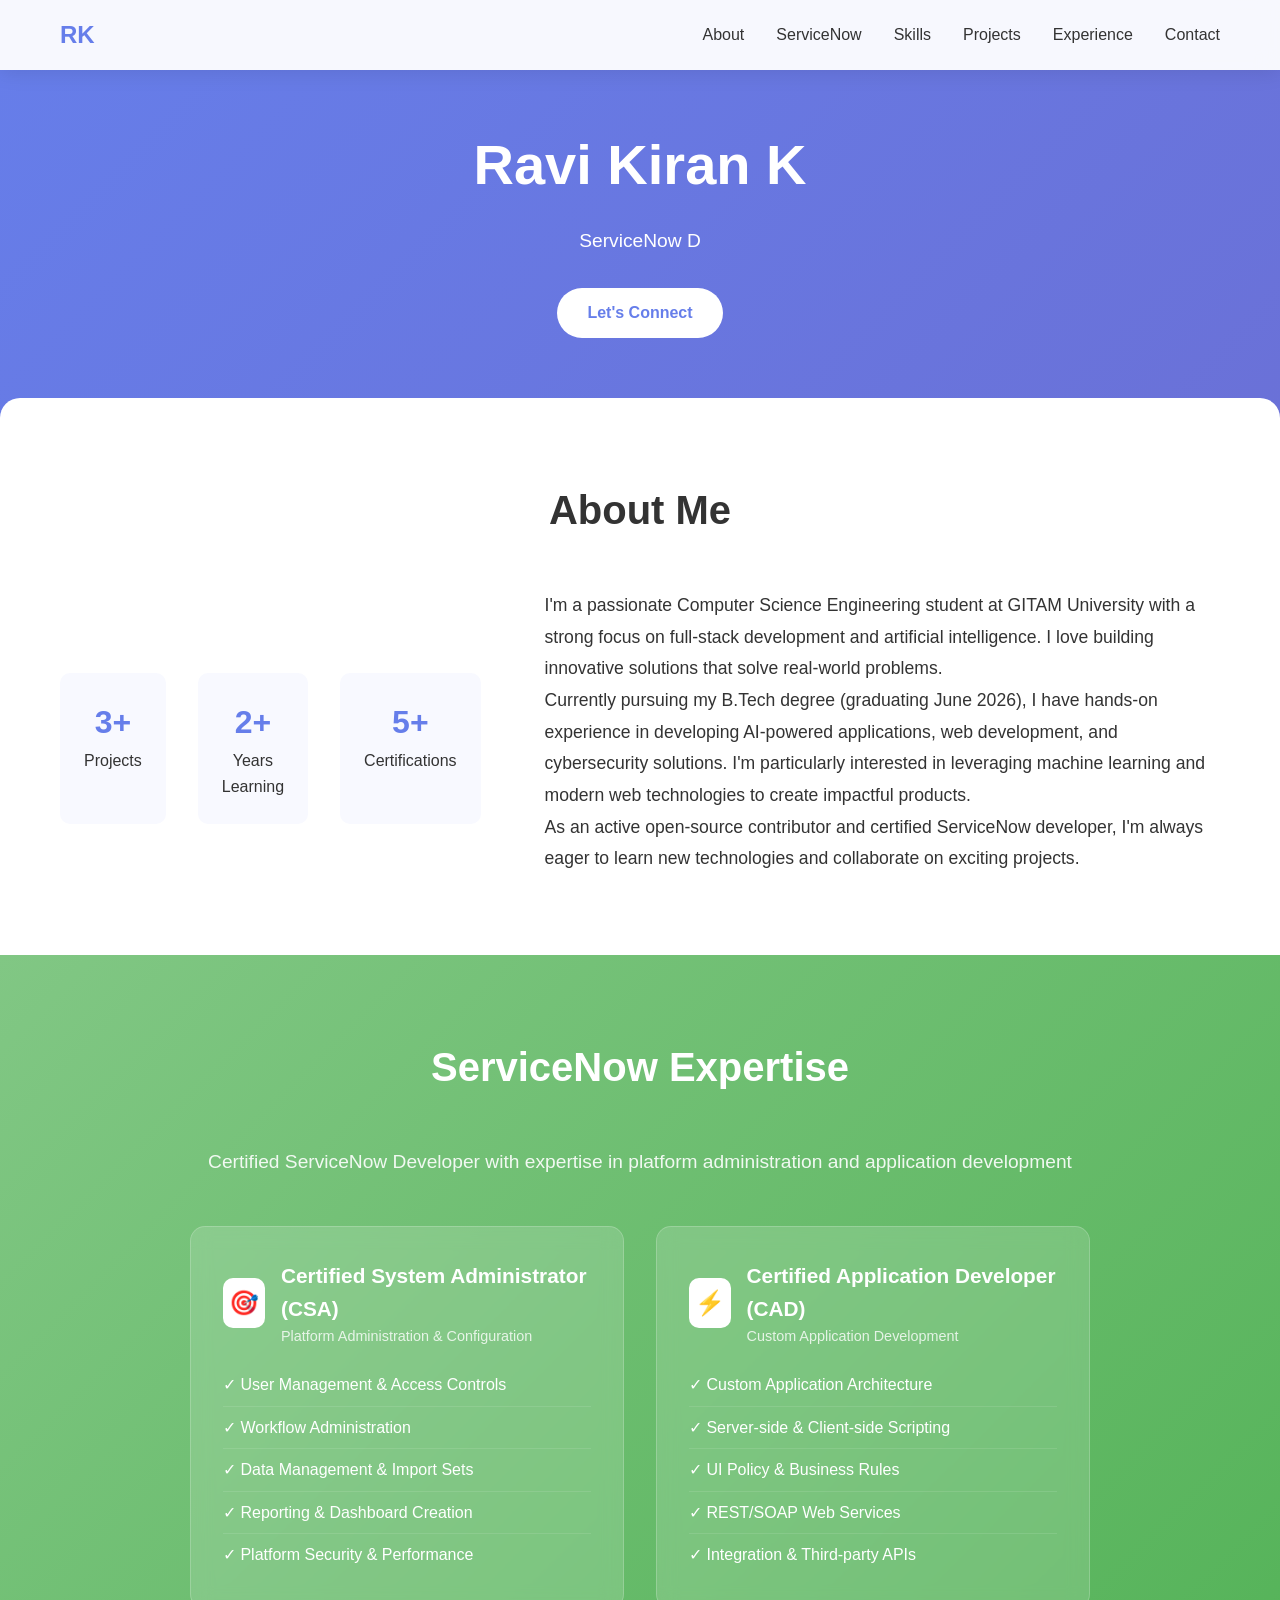
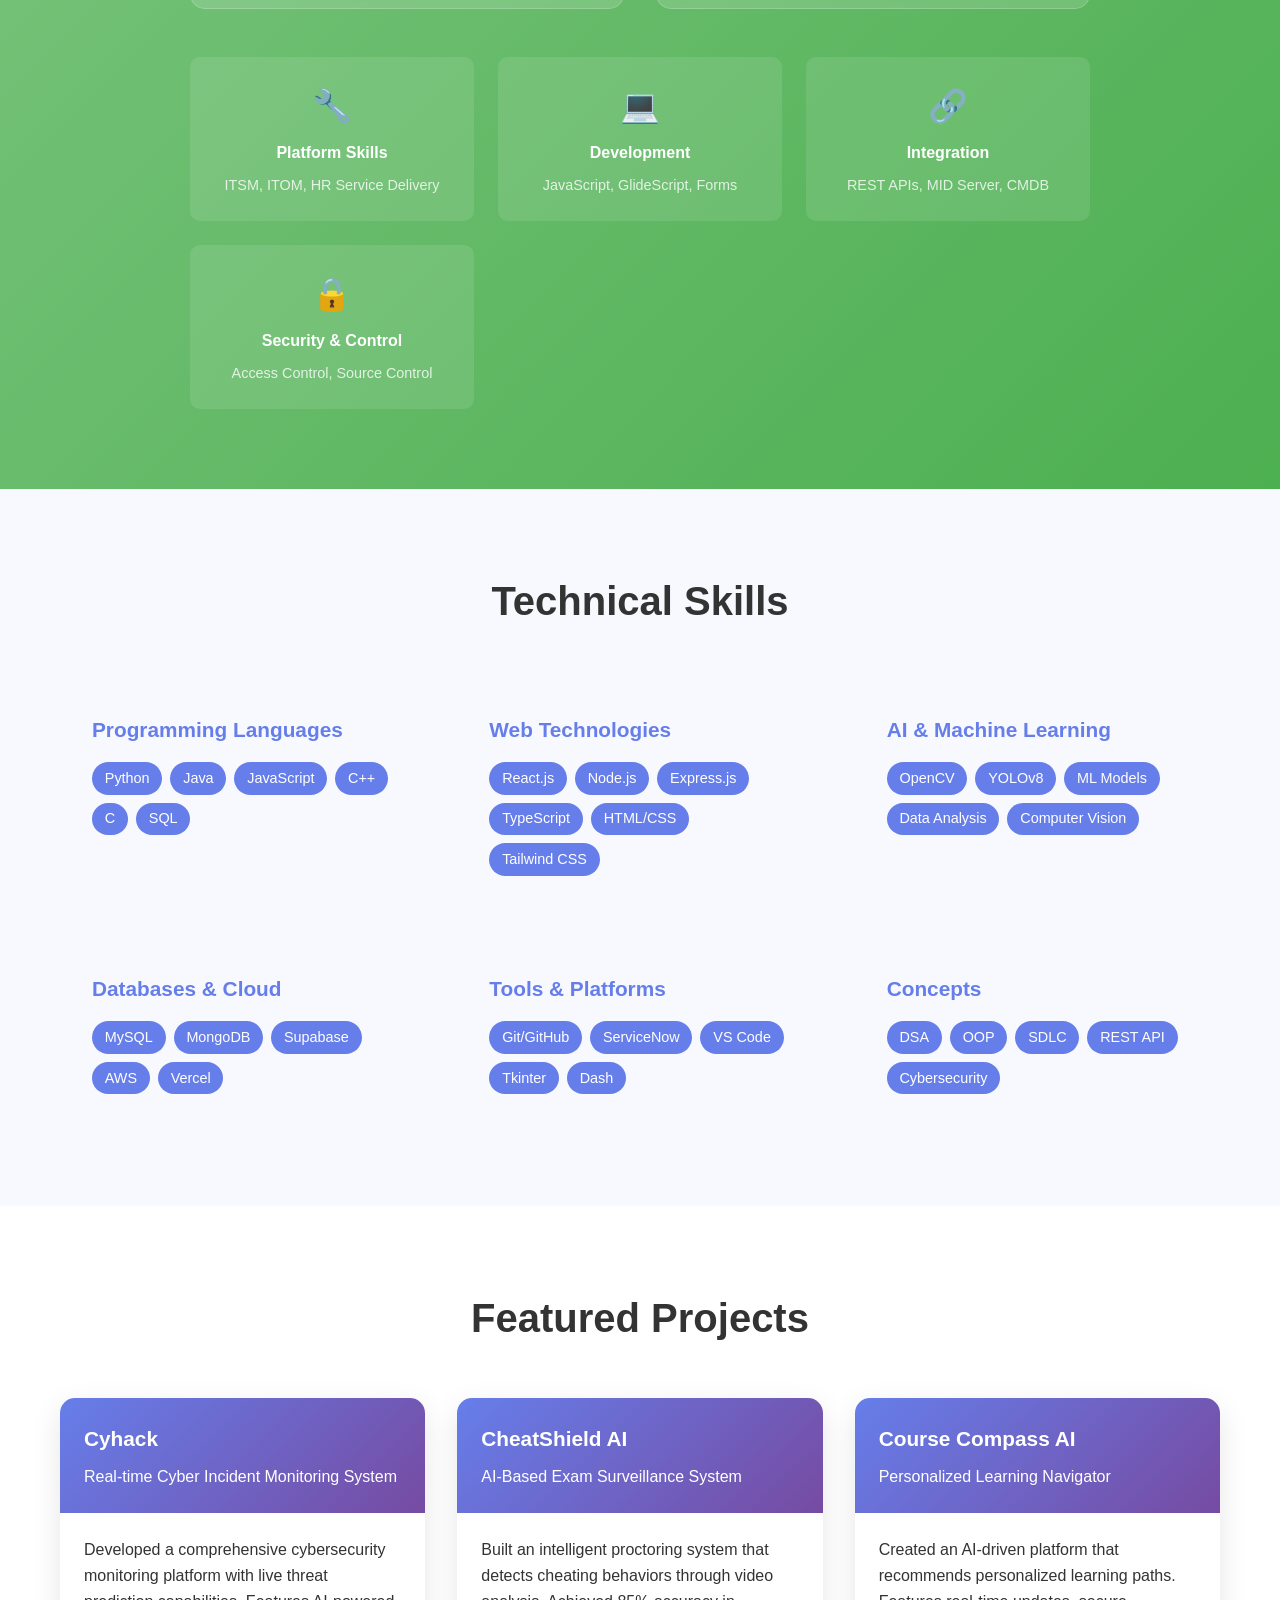
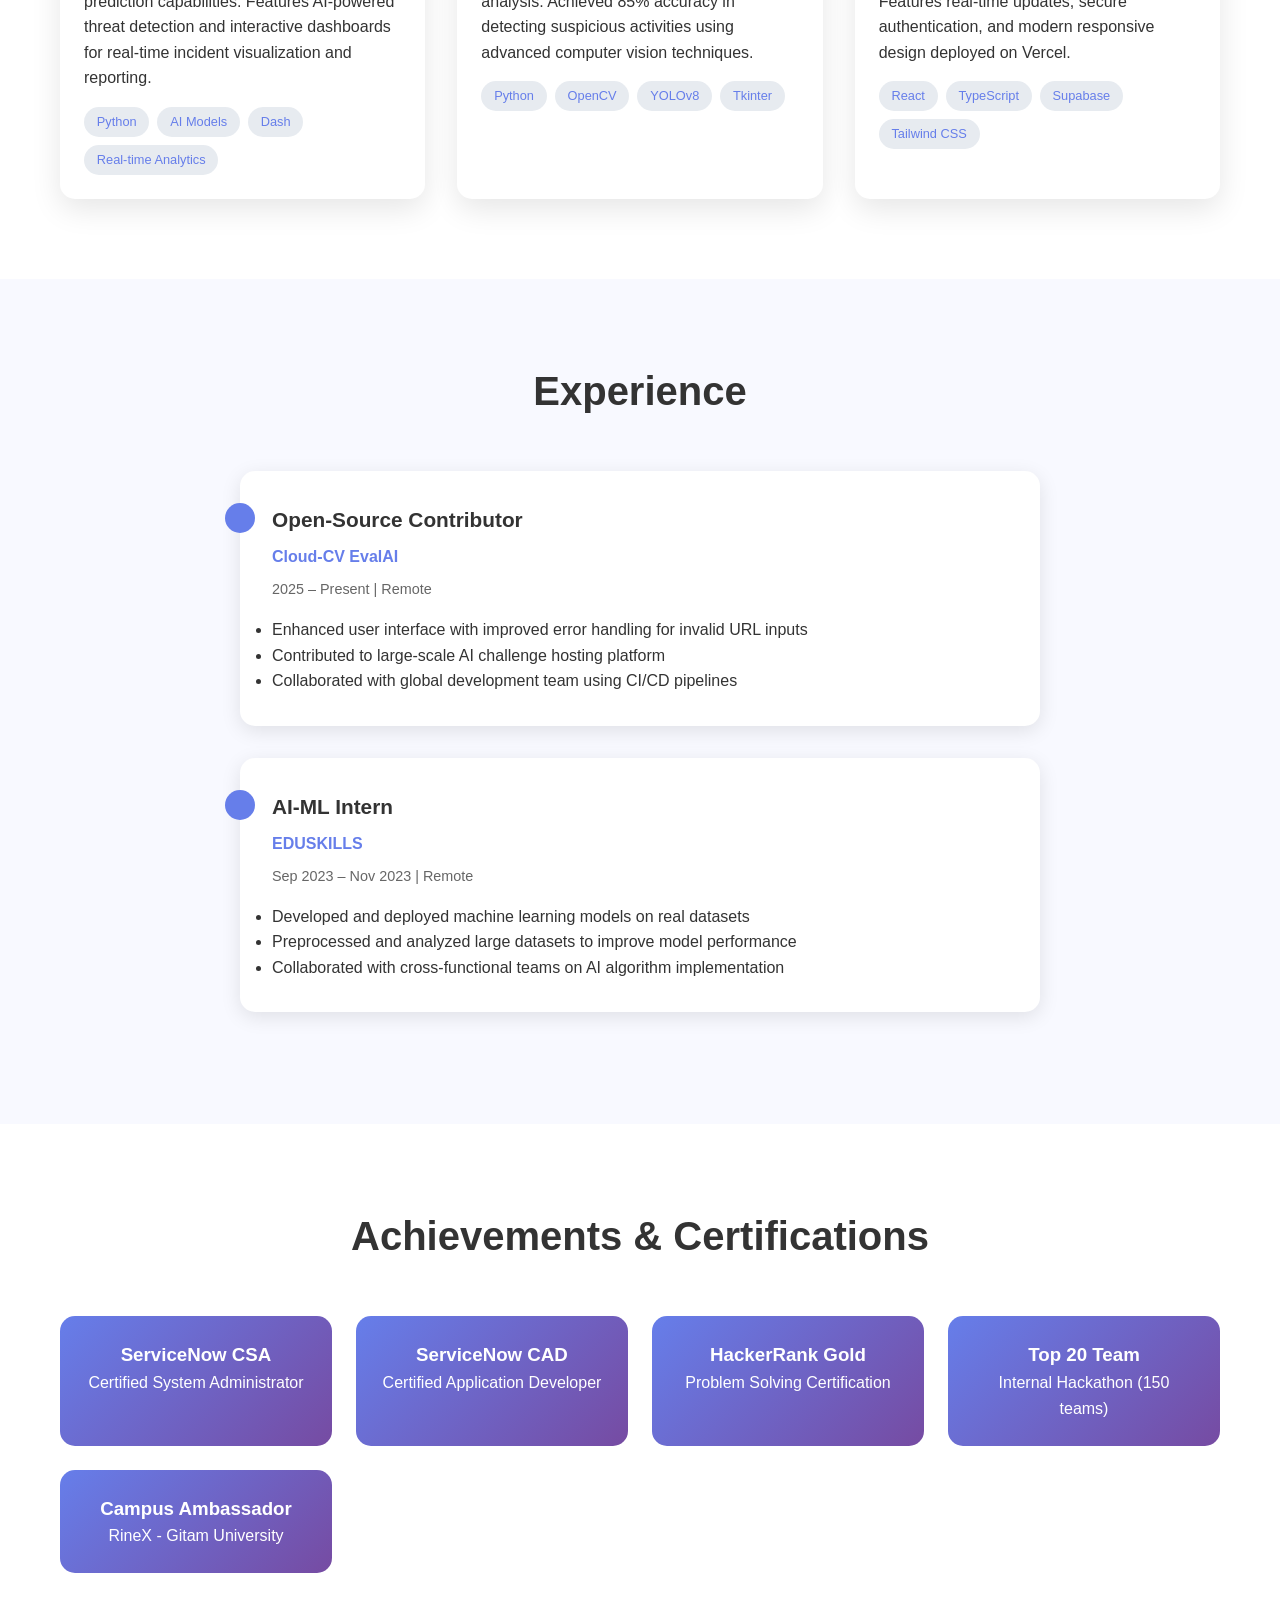
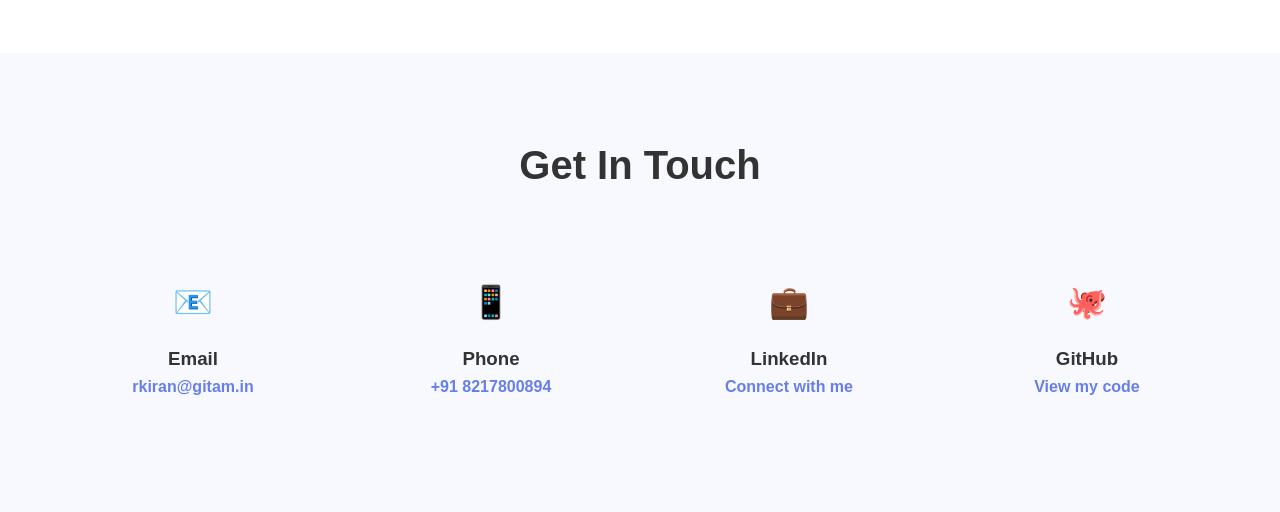
<file: ravi_portfolio (1).html>
<!DOCTYPE html>
<html lang="en">
<head>
    <meta charset="UTF-8">
    <meta name="viewport" content="width=device-width, initial-scale=1.0">
    <title>Ravi Kiran K - SN Developer & Software Engineer</title>
    <style>
        * {
            margin: 0;
            padding: 0;
            box-sizing: border-box;
        }

        body {
            font-family: 'Inter', -apple-system, BlinkMacSystemFont, sans-serif;
            line-height: 1.6;
            color: #333;
            background: linear-gradient(135deg, #667eea 0%, #764ba2 100%);
            min-height: 100vh;
        }

        .container {
            max-width: 1200px;
            margin: 0 auto;
            padding: 0 20px;
        }

        /* Navigation */
        nav {
            position: fixed;
            top: 0;
            width: 100%;
            background: rgba(255, 255, 255, 0.95);
            backdrop-filter: blur(10px);
            z-index: 1000;
            padding: 1rem 0;
            box-shadow: 0 2px 20px rgba(0, 0, 0, 0.1);
        }

        nav .container {
            display: flex;
            justify-content: space-between;
            align-items: center;
        }

        .logo {
            font-size: 1.5rem;
            font-weight: 700;
            color: #667eea;
        }

        .nav-links {
            display: flex;
            list-style: none;
            gap: 2rem;
        }

        .nav-links a {
            text-decoration: none;
            color: #333;
            font-weight: 500;
            transition: color 0.3s ease;
        }

        .nav-links a:hover {
            color: #667eea;
        }

        /* Hero Section */
        .hero {
            padding: 120px 0 80px;
            text-align: center;
            color: white;
        }

        .hero h1 {
            font-size: 3.5rem;
            font-weight: 700;
            margin-bottom: 1rem;
            opacity: 0;
            animation: fadeInUp 1s ease forwards;
        }

        .hero p {
            font-size: 1.2rem;
            margin-bottom: 2rem;
            opacity: 0;
            animation: fadeInUp 1s ease 0.2s forwards;
        }

        .cta-button {
            display: inline-block;
            background: white;
            color: #667eea;
            padding: 12px 30px;
            border-radius: 50px;
            text-decoration: none;
            font-weight: 600;
            transition: all 0.3s ease;
            opacity: 0;
            animation: fadeInUp 1s ease 0.4s forwards;
        }

        .cta-button:hover {
            transform: translateY(-2px);
            box-shadow: 0 10px 30px rgba(0, 0, 0, 0.2);
        }

        /* Main Content */
        .main-content {
            background: white;
            border-radius: 20px 20px 0 0;
            margin-top: -20px;
            position: relative;
            z-index: 1;
        }

        .section {
            padding: 80px 0;
        }

        .section h2 {
            font-size: 2.5rem;
            text-align: center;
            margin-bottom: 3rem;
            color: #333;
        }

        /* About Section */
        .about-grid {
            display: grid;
            grid-template-columns: 1fr 2fr;
            gap: 4rem;
            align-items: center;
        }

        .about-text {
            font-size: 1.1rem;
            line-height: 1.8;
        }

        .stats {
            display: grid;
            grid-template-columns: repeat(3, 1fr);
            gap: 2rem;
            margin-top: 2rem;
        }

        .stat-item {
            text-align: center;
            padding: 1.5rem;
            background: #f8f9ff;
            border-radius: 10px;
        }

        .stat-number {
            font-size: 2rem;
            font-weight: 700;
            color: #667eea;
        }

        /* Skills Section */
        .skills-grid {
            display: grid;
            grid-template-columns: repeat(auto-fit, minmax(300px, 1fr));
            gap: 2rem;
        }

        .skill-category {
            background: #f8f9ff;
            padding: 2rem;
            border-radius: 15px;
            transition: transform 0.3s ease;
        }

        .skill-category:hover {
            transform: translateY(-5px);
        }

        .skill-category h3 {
            font-size: 1.3rem;
            margin-bottom: 1rem;
            color: #667eea;
        }

        .skill-tags {
            display: flex;
            flex-wrap: wrap;
            gap: 0.5rem;
        }

        .skill-tag {
            background: #667eea;
            color: white;
            padding: 0.3rem 0.8rem;
            border-radius: 20px;
            font-size: 0.9rem;
            font-weight: 500;
        }

        /* Projects Section */
        .projects-grid {
            display: grid;
            grid-template-columns: repeat(auto-fit, minmax(350px, 1fr));
            gap: 2rem;
        }

        .project-card {
            background: white;
            border-radius: 15px;
            overflow: hidden;
            box-shadow: 0 10px 30px rgba(0, 0, 0, 0.1);
            transition: all 0.3s ease;
        }

        .project-card:hover {
            transform: translateY(-10px);
            box-shadow: 0 20px 50px rgba(0, 0, 0, 0.15);
        }

        .project-header {
            background: linear-gradient(135deg, #667eea 0%, #764ba2 100%);
            color: white;
            padding: 1.5rem;
        }

        .project-title {
            font-size: 1.3rem;
            font-weight: 700;
            margin-bottom: 0.5rem;
        }

        .project-content {
            padding: 1.5rem;
        }

        .project-tech {
            display: flex;
            flex-wrap: wrap;
            gap: 0.5rem;
            margin-top: 1rem;
        }

        .tech-tag {
            background: #e7ebf0;
            color: #667eea;
            padding: 0.3rem 0.8rem;
            border-radius: 15px;
            font-size: 0.8rem;
            font-weight: 500;
        }

        /* Experience Section */
        .experience-timeline {
            position: relative;
            max-width: 800px;
            margin: 0 auto;
        }

        .experience-item {
            background: white;
            padding: 2rem;
            border-radius: 15px;
            margin-bottom: 2rem;
            box-shadow: 0 5px 20px rgba(0, 0, 0, 0.1);
            position: relative;
        }

        .experience-item::before {
            content: '';
            position: absolute;
            left: -15px;
            top: 2rem;
            width: 30px;
            height: 30px;
            background: #667eea;
            border-radius: 50%;
        }

        .experience-title {
            font-size: 1.3rem;
            font-weight: 700;
            color: #333;
            margin-bottom: 0.5rem;
        }

        .experience-company {
            color: #667eea;
            font-weight: 600;
            margin-bottom: 0.5rem;
        }

        .experience-date {
            color: #666;
            font-size: 0.9rem;
            margin-bottom: 1rem;
        }

        /* Achievements Section */
        .achievements-grid {
            display: grid;
            grid-template-columns: repeat(auto-fit, minmax(250px, 1fr));
            gap: 1.5rem;
        }

        .achievement-card {
            background: linear-gradient(135deg, #667eea 0%, #764ba2 100%);
            color: white;
            padding: 1.5rem;
            border-radius: 15px;
            text-align: center;
            transition: transform 0.3s ease;
        }

        .achievement-card:hover {
            transform: scale(1.05);
        }

        /* Contact Section */
        .contact-info {
            display: grid;
            grid-template-columns: repeat(auto-fit, minmax(250px, 1fr));
            gap: 2rem;
            text-align: center;
        }

        .contact-item {
            background: #f8f9ff;
            padding: 2rem;
            border-radius: 15px;
            transition: transform 0.3s ease;
        }

        .contact-item:hover {
            transform: translateY(-5px);
        }

        .contact-icon {
            font-size: 2rem;
            margin-bottom: 1rem;
        }

        .contact-link {
            color: #667eea;
            text-decoration: none;
            font-weight: 600;
        }

        /* Animations */
        @keyframes fadeInUp {
            from {
                opacity: 0;
                transform: translateY(30px);
            }
            to {
                opacity: 1;
                transform: translateY(0);
            }
        }

        .fade-in {
            opacity: 0;
            animation: fadeInUp 0.6s ease forwards;
        }

        /* Responsive Design */
        @media (max-width: 768px) {
            .nav-links {
                display: none;
            }

            .hero h1 {
                font-size: 2.5rem;
            }

            .about-grid {
                grid-template-columns: 1fr;
                gap: 2rem;
            }

            .stats {
                grid-template-columns: 1fr;
            }

            .section {
                padding: 60px 0;
            }
        }
    </style>
</head>
<body>
    <nav>
        <div class="container">
            <div class="logo">RK</div>
            <ul class="nav-links">
                <li><a href="#about">About</a></li>
                <li><a href="#servicenow">ServiceNow</a></li>
                <li><a href="#skills">Skills</a></li>
                <li><a href="#projects">Projects</a></li>
                <li><a href="#experience">Experience</a></li>
                <li><a href="#contact">Contact</a></li>
            </ul>
        </div>
    </nav>

    <section class="hero">
        <div class="container">
            <h1>Ravi Kiran K</h1>
            <p>ServiceNow Developer & Full Stack Engineer | AI Enthusiast</p>
            <a href="#contact" class="cta-button">Let's Connect</a>
        </div>
    </section>

    <div class="main-content">
        <section id="about" class="section">
            <div class="container">
                <h2>About Me</h2>
                <div class="about-grid">
                    <div>
                        <div class="stats">
                            <div class="stat-item">
                                <div class="stat-number">3+</div>
                                <div>Projects</div>
                            </div>
                            <div class="stat-item">
                                <div class="stat-number">2+</div>
                                <div>Years Learning</div>
                            </div>
                            <div class="stat-item">
                                <div class="stat-number">5+</div>
                                <div>Certifications</div>
                            </div>
                        </div>
                    </div>
                    <div class="about-text">
                        <p>I'm a passionate Computer Science Engineering student at GITAM University with a strong focus on full-stack development and artificial intelligence. I love building innovative solutions that solve real-world problems.</p>
                        <p>Currently pursuing my B.Tech degree (graduating June 2026), I have hands-on experience in developing AI-powered applications, web development, and cybersecurity solutions. I'm particularly interested in leveraging machine learning and modern web technologies to create impactful products.</p>
                        <p>As an active open-source contributor and certified ServiceNow developer, I'm always eager to learn new technologies and collaborate on exciting projects.</p>
                    </div>
                </div>
            </div>
        </section>

        <section id="servicenow" class="section" style="background: linear-gradient(135deg, #81C784 0%, #4CAF50 100%); color: white;">
            <div class="container">
                <h2 style="color: white;">ServiceNow Expertise</h2>
                <div style="max-width: 900px; margin: 0 auto;">
                    <div style="text-align: center; margin-bottom: 3rem;">
                        <p style="font-size: 1.2rem; margin-bottom: 2rem; opacity: 0.9;">Certified ServiceNow Developer with expertise in platform administration and application development</p>
                    </div>
                    
                    <div style="display: grid; grid-template-columns: repeat(auto-fit, minmax(400px, 1fr)); gap: 2rem; margin-bottom: 3rem;">
                        <div style="background: rgba(255, 255, 255, 0.15); backdrop-filter: blur(10px); padding: 2rem; border-radius: 15px; border: 1px solid rgba(255, 255, 255, 0.2);">
                            <div style="display: flex; align-items: center; margin-bottom: 1rem;">
                                <div style="width: 50px; height: 50px; background: white; border-radius: 10px; display: flex; align-items: center; justify-content: center; margin-right: 1rem;">
                                    <span style="font-size: 1.5rem; color: #4CAF50;">🎯</span>
                                </div>
                                <div>
                                    <h3 style="margin: 0; font-size: 1.3rem;">Certified System Administrator (CSA)</h3>
                                    <p style="margin: 0; opacity: 0.8; font-size: 0.9rem;">Platform Administration & Configuration</p>
                                </div>
                            </div>
                            <ul style="list-style: none; padding: 0; margin: 0;">
                                <li style="padding: 0.5rem 0; border-bottom: 1px solid rgba(255, 255, 255, 0.1);">✓ User Management & Access Controls</li>
                                <li style="padding: 0.5rem 0; border-bottom: 1px solid rgba(255, 255, 255, 0.1);">✓ Workflow Administration</li>
                                <li style="padding: 0.5rem 0; border-bottom: 1px solid rgba(255, 255, 255, 0.1);">✓ Data Management & Import Sets</li>
                                <li style="padding: 0.5rem 0; border-bottom: 1px solid rgba(255, 255, 255, 0.1);">✓ Reporting & Dashboard Creation</li>
                                <li style="padding: 0.5rem 0;">✓ Platform Security & Performance</li>
                            </ul>
                        </div>

                        <div style="background: rgba(255, 255, 255, 0.15); backdrop-filter: blur(10px); padding: 2rem; border-radius: 15px; border: 1px solid rgba(255, 255, 255, 0.2);">
                            <div style="display: flex; align-items: center; margin-bottom: 1rem;">
                                <div style="width: 50px; height: 50px; background: white; border-radius: 10px; display: flex; align-items: center; justify-content: center; margin-right: 1rem;">
                                    <span style="font-size: 1.5rem; color: #4CAF50;">⚡</span>
                                </div>
                                <div>
                                    <h3 style="margin: 0; font-size: 1.3rem;">Certified Application Developer (CAD)</h3>
                                    <p style="margin: 0; opacity: 0.8; font-size: 0.9rem;">Custom Application Development</p>
                                </div>
                            </div>
                            <ul style="list-style: none; padding: 0; margin: 0;">
                                <li style="padding: 0.5rem 0; border-bottom: 1px solid rgba(255, 255, 255, 0.1);">✓ Custom Application Architecture</li>
                                <li style="padding: 0.5rem 0; border-bottom: 1px solid rgba(255, 255, 255, 0.1);">✓ Server-side & Client-side Scripting</li>
                                <li style="padding: 0.5rem 0; border-bottom: 1px solid rgba(255, 255, 255, 0.1);">✓ UI Policy & Business Rules</li>
                                <li style="padding: 0.5rem 0; border-bottom: 1px solid rgba(255, 255, 255, 0.1);">✓ REST/SOAP Web Services</li>
                                <li style="padding: 0.5rem 0;">✓ Integration & Third-party APIs</li>
                            </ul>
                        </div>
                    </div>

                    <div style="display: grid; grid-template-columns: repeat(auto-fit, minmax(250px, 1fr)); gap: 1.5rem;">
                        <div style="background: rgba(255, 255, 255, 0.1); padding: 1.5rem; border-radius: 10px; text-align: center;">
                            <div style="font-size: 2rem; margin-bottom: 0.5rem;">🔧</div>
                            <h4 style="margin: 0 0 0.5rem 0;">Platform Skills</h4>
                            <p style="margin: 0; font-size: 0.9rem; opacity: 0.8;">ITSM, ITOM, HR Service Delivery</p>
                        </div>
                        <div style="background: rgba(255, 255, 255, 0.1); padding: 1.5rem; border-radius: 10px; text-align: center;">
                            <div style="font-size: 2rem; margin-bottom: 0.5rem;">💻</div>
                            <h4 style="margin: 0 0 0.5rem 0;">Development</h4>
                            <p style="margin: 0; font-size: 0.9rem; opacity: 0.8;">JavaScript, GlideScript, Forms</p>
                        </div>
                        <div style="background: rgba(255, 255, 255, 0.1); padding: 1.5rem; border-radius: 10px; text-align: center;">
                            <div style="font-size: 2rem; margin-bottom: 0.5rem;">🔗</div>
                            <h4 style="margin: 0 0 0.5rem 0;">Integration</h4>
                            <p style="margin: 0; font-size: 0.9rem; opacity: 0.8;">REST APIs, MID Server, CMDB</p>
                        </div>
                        <div style="background: rgba(255, 255, 255, 0.1); padding: 1.5rem; border-radius: 10px; text-align: center;">
                            <div style="font-size: 2rem; margin-bottom: 0.5rem;">🔒</div>
                            <h4 style="margin: 0 0 0.5rem 0;">Security & Control</h4>
                            <p style="margin: 0; font-size: 0.9rem; opacity: 0.8;">Access Control, Source Control</p>
                        </div>
                    </div>
                </div>
            </div>
        </section>

        <section id="skills" class="section" style="background: #f8f9ff;">
            <div class="container">
                <h2>Technical Skills</h2>
                <div class="skills-grid">
                    <div class="skill-category">
                        <h3>Programming Languages</h3>
                        <div class="skill-tags">
                            <span class="skill-tag">Python</span>
                            <span class="skill-tag">Java</span>
                            <span class="skill-tag">JavaScript</span>
                            <span class="skill-tag">C++</span>
                            <span class="skill-tag">C</span>
                            <span class="skill-tag">SQL</span>
                        </div>
                    </div>
                    <div class="skill-category">
                        <h3>Web Technologies</h3>
                        <div class="skill-tags">
                            <span class="skill-tag">React.js</span>
                            <span class="skill-tag">Node.js</span>
                            <span class="skill-tag">Express.js</span>
                            <span class="skill-tag">TypeScript</span>
                            <span class="skill-tag">HTML/CSS</span>
                            <span class="skill-tag">Tailwind CSS</span>
                        </div>
                    </div>
                    <div class="skill-category">
                        <h3>AI & Machine Learning</h3>
                        <div class="skill-tags">
                            <span class="skill-tag">OpenCV</span>
                            <span class="skill-tag">YOLOv8</span>
                            <span class="skill-tag">ML Models</span>
                            <span class="skill-tag">Data Analysis</span>
                            <span class="skill-tag">Computer Vision</span>
                        </div>
                    </div>
                    <div class="skill-category">
                        <h3>Databases & Cloud</h3>
                        <div class="skill-tags">
                            <span class="skill-tag">MySQL</span>
                            <span class="skill-tag">MongoDB</span>
                            <span class="skill-tag">Supabase</span>
                            <span class="skill-tag">AWS</span>
                            <span class="skill-tag">Vercel</span>
                        </div>
                    </div>
                    <div class="skill-category">
                        <h3>Tools & Platforms</h3>
                        <div class="skill-tags">
                            <span class="skill-tag">Git/GitHub</span>
                            <span class="skill-tag">ServiceNow</span>
                            <span class="skill-tag">VS Code</span>
                            <span class="skill-tag">Tkinter</span>
                            <span class="skill-tag">Dash</span>
                        </div>
                    </div>
                    <div class="skill-category">
                        <h3>Concepts</h3>
                        <div class="skill-tags">
                            <span class="skill-tag">DSA</span>
                            <span class="skill-tag">OOP</span>
                            <span class="skill-tag">SDLC</span>
                            <span class="skill-tag">REST API</span>
                            <span class="skill-tag">Cybersecurity</span>
                        </div>
                    </div>
                </div>
            </div>
        </section>

        <section id="projects" class="section">
            <div class="container">
                <h2>Featured Projects</h2>
                <div class="projects-grid">
                    <div class="project-card">
                        <div class="project-header">
                            <div class="project-title">Cyhack</div>
                            <p>Real-time Cyber Incident Monitoring System</p>
                        </div>
                        <div class="project-content">
                            <p>Developed a comprehensive cybersecurity monitoring platform with live threat prediction capabilities. Features AI-powered threat detection and interactive dashboards for real-time incident visualization and reporting.</p>
                            <div class="project-tech">
                                <span class="tech-tag">Python</span>
                                <span class="tech-tag">AI Models</span>
                                <span class="tech-tag">Dash</span>
                                <span class="tech-tag">Real-time Analytics</span>
                            </div>
                        </div>
                    </div>

                    <div class="project-card">
                        <div class="project-header">
                            <div class="project-title">CheatShield AI</div>
                            <p>AI-Based Exam Surveillance System</p>
                        </div>
                        <div class="project-content">
                            <p>Built an intelligent proctoring system that detects cheating behaviors through video analysis. Achieved 85% accuracy in detecting suspicious activities using advanced computer vision techniques.</p>
                            <div class="project-tech">
                                <span class="tech-tag">Python</span>
                                <span class="tech-tag">OpenCV</span>
                                <span class="tech-tag">YOLOv8</span>
                                <span class="tech-tag">Tkinter</span>
                            </div>
                        </div>
                    </div>

                    <div class="project-card">
                        <div class="project-header">
                            <div class="project-title">Course Compass AI</div>
                            <p>Personalized Learning Navigator</p>
                        </div>
                        <div class="project-content">
                            <p>Created an AI-driven platform that recommends personalized learning paths. Features real-time updates, secure authentication, and modern responsive design deployed on Vercel.</p>
                            <div class="project-tech">
                                <span class="tech-tag">React</span>
                                <span class="tech-tag">TypeScript</span>
                                <span class="tech-tag">Supabase</span>
                                <span class="tech-tag">Tailwind CSS</span>
                            </div>
                        </div>
                    </div>
                </div>
            </div>
        </section>

        <section id="experience" class="section" style="background: #f8f9ff;">
            <div class="container">
                <h2>Experience</h2>
                <div class="experience-timeline">
                    <div class="experience-item">
                        <div class="experience-title">Open-Source Contributor</div>
                        <div class="experience-company">Cloud-CV EvalAI</div>
                        <div class="experience-date">2025 – Present | Remote</div>
                        <ul>
                            <li>Enhanced user interface with improved error handling for invalid URL inputs</li>
                            <li>Contributed to large-scale AI challenge hosting platform</li>
                            <li>Collaborated with global development team using CI/CD pipelines</li>
                        </ul>
                    </div>
                    <div class="experience-item">
                        <div class="experience-title">AI-ML Intern</div>
                        <div class="experience-company">EDUSKILLS</div>
                        <div class="experience-date">Sep 2023 – Nov 2023 | Remote</div>
                        <ul>
                            <li>Developed and deployed machine learning models on real datasets</li>
                            <li>Preprocessed and analyzed large datasets to improve model performance</li>
                            <li>Collaborated with cross-functional teams on AI algorithm implementation</li>
                        </ul>
                    </div>
                </div>
            </div>
        </section>

        <section id="achievements" class="section">
            <div class="container">
                <h2>Achievements & Certifications</h2>
                <div class="achievements-grid">
                    <div class="achievement-card">
                        <h3>ServiceNow CSA</h3>
                        <p>Certified System Administrator</p>
                    </div>
                    <div class="achievement-card">
                        <h3>ServiceNow CAD</h3>
                        <p>Certified Application Developer</p>
                    </div>
                    <div class="achievement-card">
                        <h3>HackerRank Gold</h3>
                        <p>Problem Solving Certification</p>
                    </div>
                    <div class="achievement-card">
                        <h3>Top 20 Team</h3>
                        <p>Internal Hackathon (150 teams)</p>
                    </div>
                    <div class="achievement-card">
                        <h3>Campus Ambassador</h3>
                        <p>RineX - Gitam University</p>
                    </div>
                </div>
            </div>
        </section>

        <section id="contact" class="section" style="background: #f8f9ff;">
            <div class="container">
                <h2>Get In Touch</h2>
                <div class="contact-info">
                    <div class="contact-item">
                        <div class="contact-icon">📧</div>
                        <h3>Email</h3>
                        <a href="mailto:rkiran@gitam.in" class="contact-link">rkiran@gitam.in</a>
                    </div>
                    <div class="contact-item">
                        <div class="contact-icon">📱</div>
                        <h3>Phone</h3>
                        <a href="tel:+918217800894" class="contact-link">+91 8217800894</a>
                    </div>
                    <div class="contact-item">
                        <div class="contact-icon">💼</div>
                        <h3>LinkedIn</h3>
                        <a href="https://linkedin.com/in/ravikiran-k-54940125b" class="contact-link" target="_blank">Connect with me</a>
                    </div>
                    <div class="contact-item">
                        <div class="contact-icon">🐙</div>
                        <h3>GitHub</h3>
                        <a href="https://github.com/ravikirank2018" class="contact-link" target="_blank">View my code</a>
                    </div>
                </div>
            </div>
        </section>
    </div>

    <script>
        // Smooth scrolling for navigation links
        document.querySelectorAll('a[href^="#"]').forEach(anchor => {
            anchor.addEventListener('click', function (e) {
                e.preventDefault();
                document.querySelector(this.getAttribute('href')).scrollIntoView({
                    behavior: 'smooth'
                });
            });
        });

        // Intersection Observer for animations
        const observerOptions = {
            threshold: 0.1,
            rootMargin: '0px 0px -50px 0px'
        };

        const observer = new IntersectionObserver((entries) => {
            entries.forEach(entry => {
                if (entry.isIntersecting) {
                    entry.target.classList.add('fade-in');
                }
            });
        }, observerOptions);

        // Observe all sections
        document.querySelectorAll('.section').forEach(section => {
            observer.observe(section);
        });

        // Dynamic typing effect for hero section
        const heroText = document.querySelector('.hero p');
        const texts = [
            'ServiceNow Developer & Full Stack Engineer | AI Enthusiast',
            'CSA & CAD Certified | Enterprise Solutions Specialist',
            'Machine Learning & Computer Vision Developer'
        ];
        let textIndex = 0;
        let charIndex = 0;
        let isDeleting = false;

        function typeEffect() {
            const currentText = texts[textIndex];
            
            if (isDeleting) {
                heroText.textContent = currentText.substring(0, charIndex - 1);
                charIndex--;
            } else {
                heroText.textContent = currentText.substring(0, charIndex + 1);
                charIndex++;
            }

            if (!isDeleting && charIndex === currentText.length) {
                setTimeout(() => { isDeleting = true; }, 2000);
            } else if (isDeleting && charIndex === 0) {
                isDeleting = false;
                textIndex = (textIndex + 1) % texts.length;
            }

            setTimeout(typeEffect, isDeleting ? 50 : 100);
        }

        // Start typing effect after page load
        setTimeout(typeEffect, 1000);

        // Add scroll effect to navigation
        window.addEventListener('scroll', () => {
            const nav = document.querySelector('nav');
            if (window.scrollY > 100) {
                nav.style.background = 'rgba(255, 255, 255, 0.98)';
            } else {
                nav.style.background = 'rgba(255, 255, 255, 0.95)';
            }
        });
    </script>
</body>
</html>
</file>
